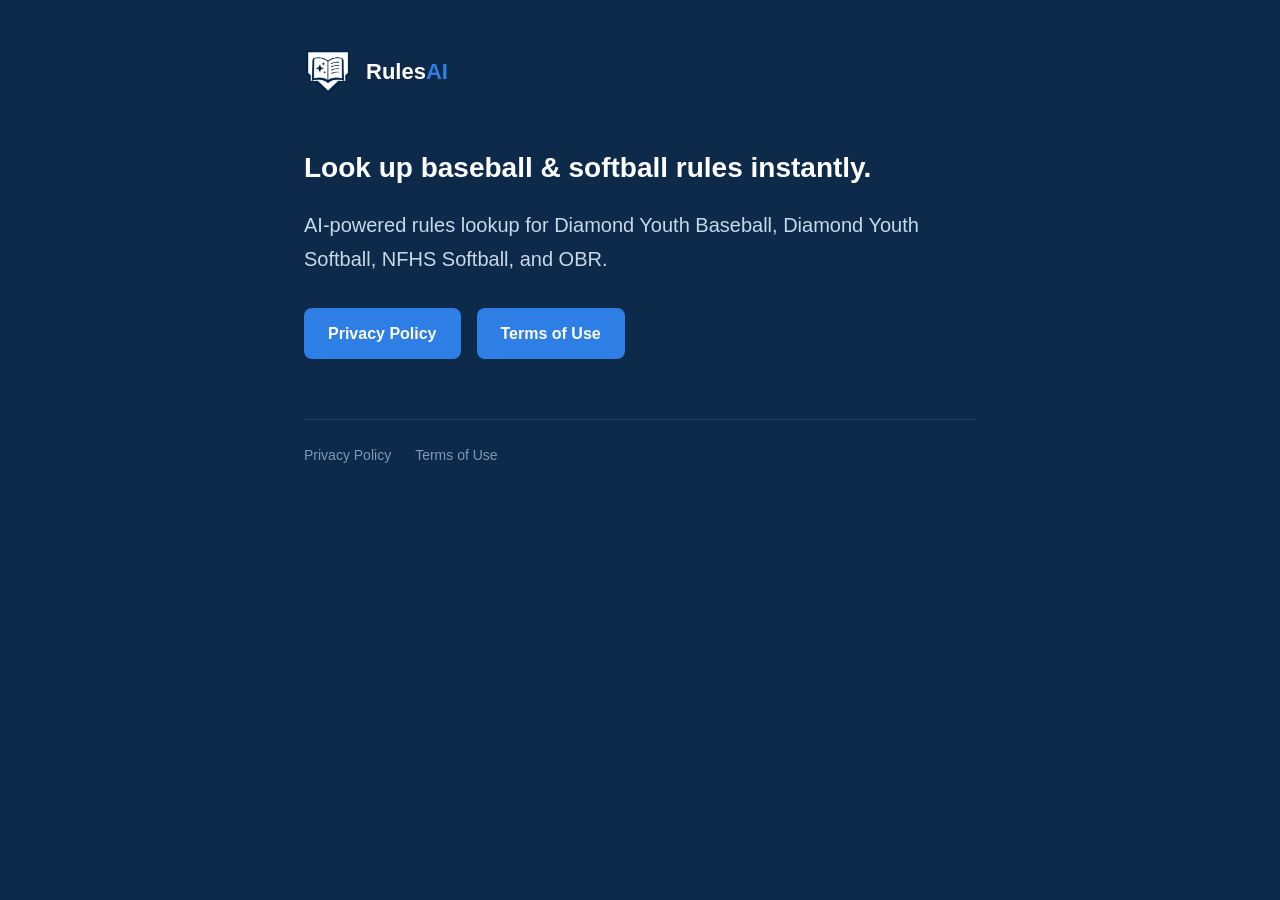
<file: web/index.html>
<!DOCTYPE html>
<html lang="en">
<head>
  <meta charset="UTF-8" />
  <meta name="viewport" content="width=device-width, initial-scale=1.0" />
  <title>RulesAI</title>
  <link rel="stylesheet" href="style.css" />
  <style>
    .links { display: flex; gap: 16px; margin-top: 32px; }
    .links a {
      display: inline-block;
      padding: 12px 24px;
      background: #2D7FE6;
      color: #fff;
      border-radius: 8px;
      text-decoration: none;
      font-weight: 600;
    }
    .links a:hover { background: #1a6fd4; }
    .tagline { font-size: 20px; margin-top: 16px; color: #C8D8E8; }
  </style>
</head>
<body>
  <div class="container">
    <header>
      <img src="logo.png" alt="RulesAI logo" />
      <a href="index.html">Rules<span>AI</span></a>
    </header>

    <h1>Look up baseball &amp; softball rules instantly.</h1>
    <p class="tagline">AI-powered rules lookup for Diamond Youth Baseball, Diamond Youth Softball, NFHS Softball, and OBR.</p>

    <div class="links">
      <a href="privacy.html">Privacy Policy</a>
      <a href="terms.html">Terms of Use</a>
    </div>

    <footer>
      <a href="privacy.html">Privacy Policy</a>
      <a href="terms.html">Terms of Use</a>
    </footer>
  </div>
</body>
</html>
</file>
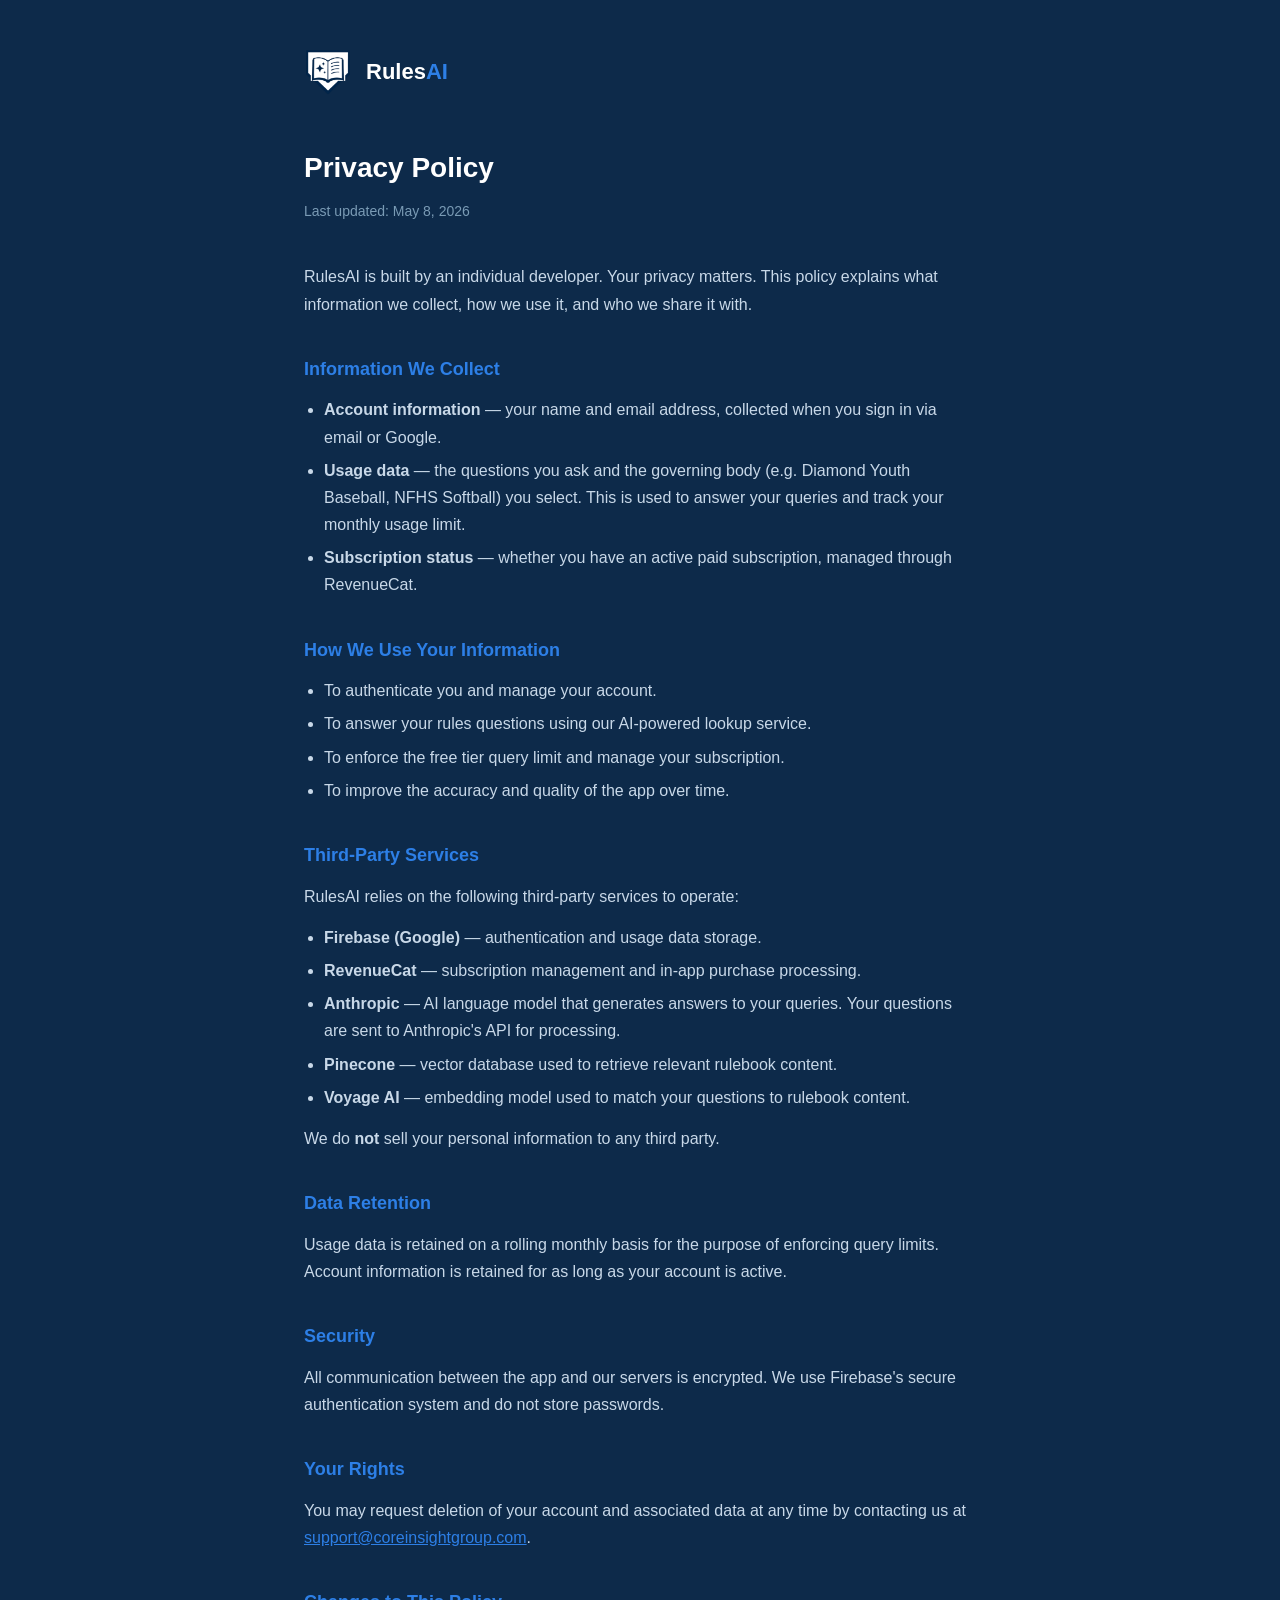
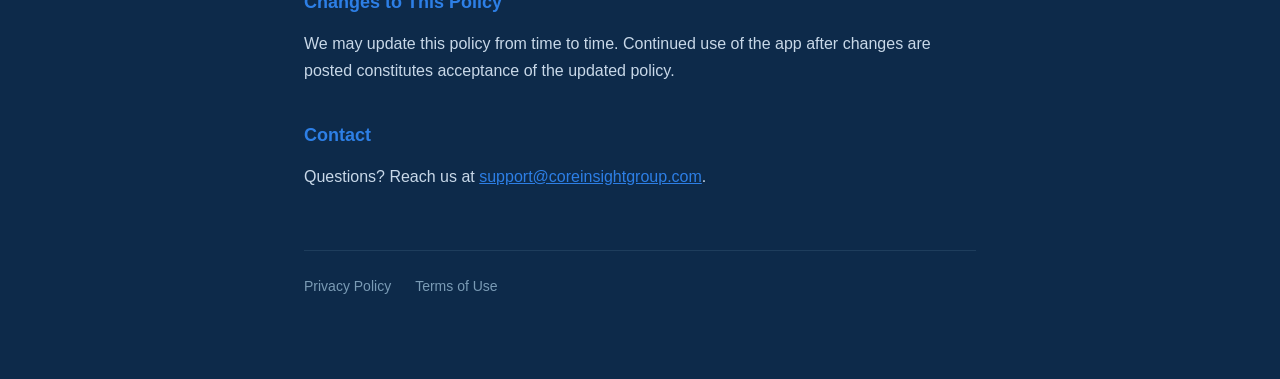
<file: web/privacy.html>
<!DOCTYPE html>
<html lang="en">
<head>
  <meta charset="UTF-8" />
  <meta name="viewport" content="width=device-width, initial-scale=1.0" />
  <title>Privacy Policy — RulesAI</title>
  <link rel="stylesheet" href="style.css" />
</head>
<body>
  <div class="container">
    <header>
      <img src="logo.png" alt="RulesAI logo" />
      <a href="index.html">Rules<span>AI</span></a>
    </header>

    <h1>Privacy Policy</h1>
    <p class="date">Last updated: May 8, 2026</p>

    <p>RulesAI is built by an individual developer. Your privacy matters. This policy explains what information we collect, how we use it, and who we share it with.</p>

    <h2>Information We Collect</h2>
    <ul>
      <li><strong>Account information</strong> — your name and email address, collected when you sign in via email or Google.</li>
      <li><strong>Usage data</strong> — the questions you ask and the governing body (e.g. Diamond Youth Baseball, NFHS Softball) you select. This is used to answer your queries and track your monthly usage limit.</li>
      <li><strong>Subscription status</strong> — whether you have an active paid subscription, managed through RevenueCat.</li>
    </ul>

    <h2>How We Use Your Information</h2>
    <ul>
      <li>To authenticate you and manage your account.</li>
      <li>To answer your rules questions using our AI-powered lookup service.</li>
      <li>To enforce the free tier query limit and manage your subscription.</li>
      <li>To improve the accuracy and quality of the app over time.</li>
    </ul>

    <h2>Third-Party Services</h2>
    <p>RulesAI relies on the following third-party services to operate:</p>
    <ul>
      <li><strong>Firebase (Google)</strong> — authentication and usage data storage.</li>
      <li><strong>RevenueCat</strong> — subscription management and in-app purchase processing.</li>
      <li><strong>Anthropic</strong> — AI language model that generates answers to your queries. Your questions are sent to Anthropic's API for processing.</li>
      <li><strong>Pinecone</strong> — vector database used to retrieve relevant rulebook content.</li>
      <li><strong>Voyage AI</strong> — embedding model used to match your questions to rulebook content.</li>
    </ul>
    <p>We do <strong>not</strong> sell your personal information to any third party.</p>

    <h2>Data Retention</h2>
    <p>Usage data is retained on a rolling monthly basis for the purpose of enforcing query limits. Account information is retained for as long as your account is active.</p>

    <h2>Security</h2>
    <p>All communication between the app and our servers is encrypted. We use Firebase's secure authentication system and do not store passwords.</p>

    <h2>Your Rights</h2>
    <p>You may request deletion of your account and associated data at any time by contacting us at <a href="mailto:support@coreinsightgroup.com">support@coreinsightgroup.com</a>.</p>

    <h2>Changes to This Policy</h2>
    <p>We may update this policy from time to time. Continued use of the app after changes are posted constitutes acceptance of the updated policy.</p>

    <h2>Contact</h2>
    <p>Questions? Reach us at <a href="mailto:support@coreinsightgroup.com">support@coreinsightgroup.com</a>.</p>

    <footer>
      <a href="privacy.html">Privacy Policy</a>
      <a href="terms.html">Terms of Use</a>
    </footer>
  </div>
</body>
</html>
</file>
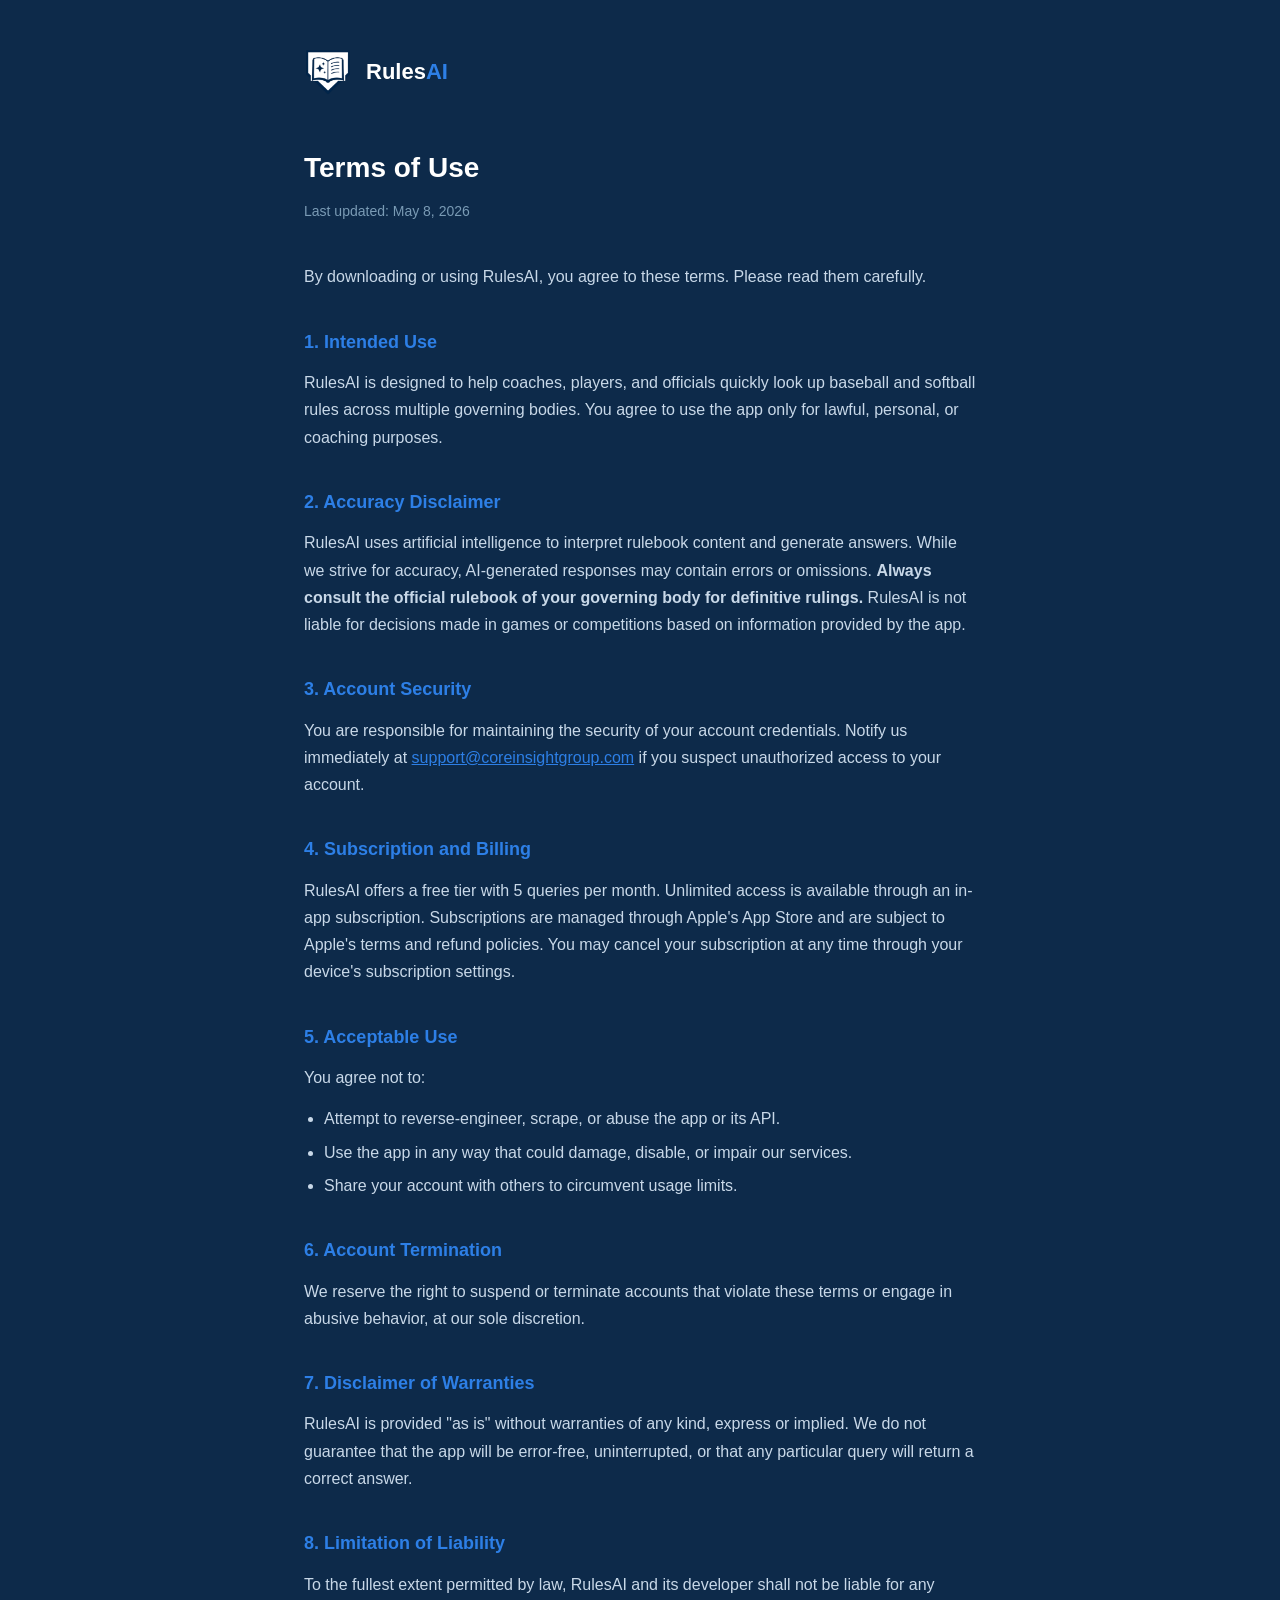
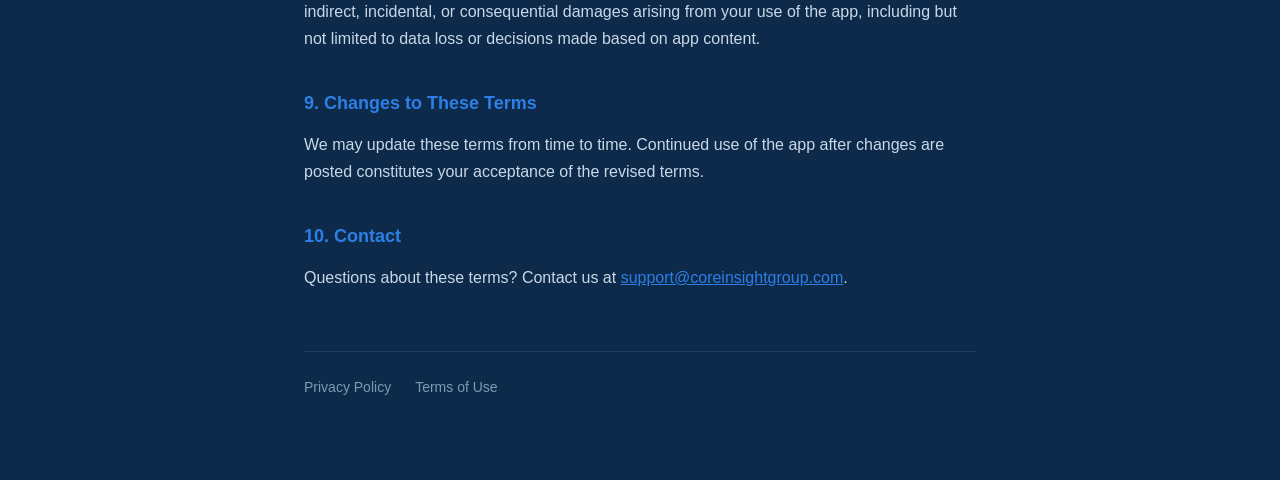
<file: web/terms.html>
<!DOCTYPE html>
<html lang="en">
<head>
  <meta charset="UTF-8" />
  <meta name="viewport" content="width=device-width, initial-scale=1.0" />
  <title>Terms of Use — RulesAI</title>
  <link rel="stylesheet" href="style.css" />
</head>
<body>
  <div class="container">
    <header>
      <img src="logo.png" alt="RulesAI logo" />
      <a href="index.html">Rules<span>AI</span></a>
    </header>

    <h1>Terms of Use</h1>
    <p class="date">Last updated: May 8, 2026</p>

    <p>By downloading or using RulesAI, you agree to these terms. Please read them carefully.</p>

    <h2>1. Intended Use</h2>
    <p>RulesAI is designed to help coaches, players, and officials quickly look up baseball and softball rules across multiple governing bodies. You agree to use the app only for lawful, personal, or coaching purposes.</p>

    <h2>2. Accuracy Disclaimer</h2>
    <p>RulesAI uses artificial intelligence to interpret rulebook content and generate answers. While we strive for accuracy, AI-generated responses may contain errors or omissions. <strong>Always consult the official rulebook of your governing body for definitive rulings.</strong> RulesAI is not liable for decisions made in games or competitions based on information provided by the app.</p>

    <h2>3. Account Security</h2>
    <p>You are responsible for maintaining the security of your account credentials. Notify us immediately at <a href="mailto:support@coreinsightgroup.com">support@coreinsightgroup.com</a> if you suspect unauthorized access to your account.</p>

    <h2>4. Subscription and Billing</h2>
    <p>RulesAI offers a free tier with 5 queries per month. Unlimited access is available through an in-app subscription. Subscriptions are managed through Apple's App Store and are subject to Apple's terms and refund policies. You may cancel your subscription at any time through your device's subscription settings.</p>

    <h2>5. Acceptable Use</h2>
    <p>You agree not to:</p>
    <ul>
      <li>Attempt to reverse-engineer, scrape, or abuse the app or its API.</li>
      <li>Use the app in any way that could damage, disable, or impair our services.</li>
      <li>Share your account with others to circumvent usage limits.</li>
    </ul>

    <h2>6. Account Termination</h2>
    <p>We reserve the right to suspend or terminate accounts that violate these terms or engage in abusive behavior, at our sole discretion.</p>

    <h2>7. Disclaimer of Warranties</h2>
    <p>RulesAI is provided "as is" without warranties of any kind, express or implied. We do not guarantee that the app will be error-free, uninterrupted, or that any particular query will return a correct answer.</p>

    <h2>8. Limitation of Liability</h2>
    <p>To the fullest extent permitted by law, RulesAI and its developer shall not be liable for any indirect, incidental, or consequential damages arising from your use of the app, including but not limited to data loss or decisions made based on app content.</p>

    <h2>9. Changes to These Terms</h2>
    <p>We may update these terms from time to time. Continued use of the app after changes are posted constitutes your acceptance of the revised terms.</p>

    <h2>10. Contact</h2>
    <p>Questions about these terms? Contact us at <a href="mailto:support@coreinsightgroup.com">support@coreinsightgroup.com</a>.</p>

    <footer>
      <a href="privacy.html">Privacy Policy</a>
      <a href="terms.html">Terms of Use</a>
    </footer>
  </div>
</body>
</html>
</file>
<file: web/style.css>
* {
  box-sizing: border-box;
  margin: 0;
  padding: 0;
}

body {
  background-color: #0D2A4A;
  color: #C8D8E8;
  font-family: -apple-system, BlinkMacSystemFont, "Segoe UI", Roboto, sans-serif;
  font-size: 16px;
  line-height: 1.7;
}

.container {
  max-width: 720px;
  margin: 0 auto;
  padding: 48px 24px 80px;
}

header {
  display: flex;
  align-items: center;
  gap: 14px;
  margin-bottom: 48px;
}

header img {
  width: 48px;
  height: 48px;
}

header a {
  font-size: 22px;
  font-weight: 700;
  color: #ffffff;
  text-decoration: none;
}

header a span {
  color: #2D7FE6;
}

h1 {
  font-size: 28px;
  font-weight: 700;
  color: #ffffff;
  margin-bottom: 8px;
}

.date {
  font-size: 14px;
  color: #7A9BB5;
  margin-bottom: 40px;
}

h2 {
  font-size: 18px;
  font-weight: 600;
  color: #2D7FE6;
  margin-top: 36px;
  margin-bottom: 12px;
}

p {
  margin-bottom: 14px;
}

ul {
  margin: 0 0 14px 20px;
}

li {
  margin-bottom: 6px;
}

a {
  color: #2D7FE6;
}

footer {
  margin-top: 60px;
  padding-top: 24px;
  border-top: 1px solid #1E3D5C;
  font-size: 14px;
  color: #7A9BB5;
  display: flex;
  gap: 24px;
}

footer a {
  color: #7A9BB5;
  text-decoration: none;
}

footer a:hover {
  color: #2D7FE6;
}
</file>
